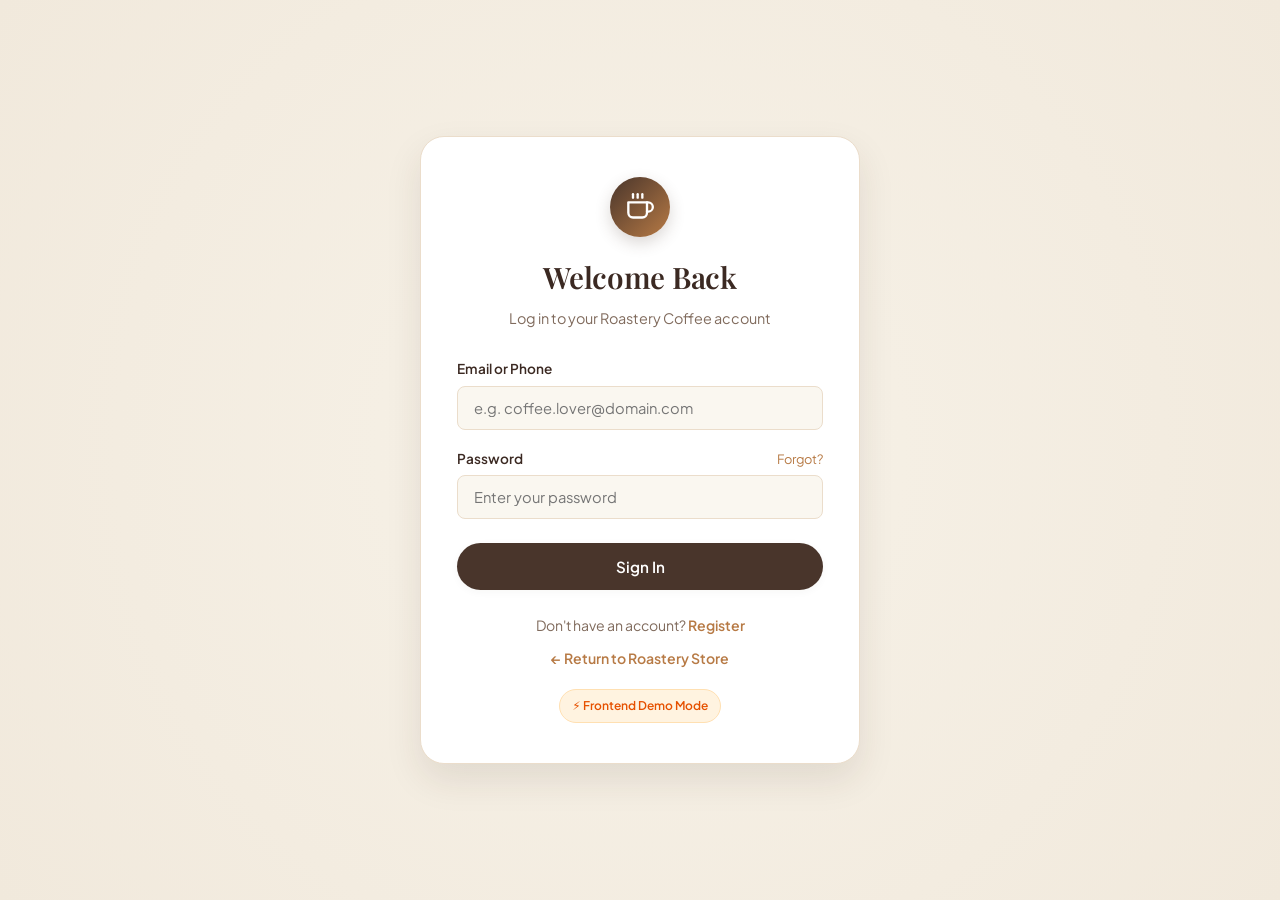
<file: LOGIN.HTML>
<!DOCTYPE html>
<html lang="en">
<head>
  <meta charset="UTF-8" />
  <meta name="viewport" content="width=device-width, initial-scale=1.0" />
  <title>Customer Login | Roastery Coffee</title>
  
  <link rel="preconnect" href="https://fonts.googleapis.com" />
  <link rel="preconnect" href="https://fonts.gstatic.com" crossorigin />
  <link href="https://fonts.googleapis.com/css2?family=Playfair+Display:wght@600;700&family=Plus+Jakarta+Sans:wght@400;500;600;700&display=swap" rel="stylesheet" />
  <link rel="stylesheet" href="css/style.css" />

  <!-- Theme Initialization -->
  <script>
    (function() {
      try {
        const savedTheme = localStorage.getItem('roastery_theme');
        if (savedTheme === 'dark') {
          document.documentElement.setAttribute('data-theme', 'dark');
        } else {
          document.documentElement.setAttribute('data-theme', 'light');
        }
      } catch (e) {
        document.documentElement.setAttribute('data-theme', 'light');
      }
    })();
  </script>

  <style>
    .auth-page {
      min-height: 100vh;
      display: flex;
      flex-direction: column;
      align-items: center;
      justify-content: center;
      padding: 40px 20px;
      background: radial-gradient(circle at center, var(--bg-cream-tint) 0%, var(--bg-secondary) 100%);
    }

    .auth-card {
      width: 100%;
      max-width: 440px;
      background-color: var(--card-bg);
      border-radius: 24px;
      padding: 40px 36px;
      border: 1px solid var(--border-light);
      box-shadow: var(--shadow-lg);
      text-align: center;
    }

    .auth-logo-badge {
      width: 60px;
      height: 60px;
      border-radius: 50%;
      background: linear-gradient(135deg, var(--btn-espresso), var(--accent-caramel));
      color: #FFFFFF;
      display: flex;
      align-items: center;
      justify-content: center;
      margin: 0 auto 16px;
      box-shadow: 0 6px 16px rgba(73, 53, 43, 0.2);
    }

    .auth-title {
      font-size: 1.85rem;
      margin-bottom: 6px;
    }

    .auth-subtitle {
      font-size: 0.9rem;
      color: var(--text-secondary);
      margin-bottom: 28px;
    }

    .auth-form {
      display: flex;
      flex-direction: column;
      gap: 18px;
      text-align: left;
    }

    .auth-footer-links {
      margin-top: 24px;
      font-size: 0.88rem;
      color: var(--text-secondary);
    }

    .auth-footer-links a {
      color: var(--accent-caramel);
      font-weight: 600;
    }

    .auth-demo-badge {
      display: inline-block;
      margin-top: 20px;
      padding: 6px 12px;
      background-color: #FFF3E0;
      color: #E65100;
      font-size: 0.75rem;
      font-weight: 600;
      border-radius: 999px;
      border: 1px solid #FFE0B2;
    }
  </style>
</head>
<body class="auth-page">

  <div class="auth-card">
    <div class="auth-logo-badge">
      <svg width="28" height="28" viewBox="0 0 24 24" fill="none" stroke="currentColor" stroke-width="2" stroke-linecap="round" stroke-linejoin="round">
        <path d="M18 8h1a4 4 0 0 1 0 8h-1"></path>
        <path d="M2 8h16v9a4 4 0 0 1-4 4H6a4 4 0 0 1-4-4V8z"></path>
        <line x1="6" y1="1" x2="6" y2="4"></line>
        <line x1="10" y1="1" x2="10" y2="4"></line>
        <line x1="14" y1="1" x2="14" y2="4"></line>
      </svg>
    </div>

    <h1 class="auth-title">Welcome Back</h1>
    <p class="auth-subtitle">Log in to your Roastery Coffee account</p>

    <form class="auth-form" id="loginForm">
      <div class="form-group">
        <label for="loginEmail" class="form-label">Email or Phone</label>
        <input type="text" class="form-control" id="loginEmail" placeholder="e.g. coffee.lover@domain.com" required />
      </div>

      <div class="form-group">
        <div style="display: flex; justify-content: space-between; align-items: baseline;">
          <label for="loginPassword" class="form-label">Password</label>
          <a href="#" style="font-size: 0.8rem; color: var(--accent-caramel);" onclick="alert('Demo: Password reset is not active.'); return false;">Forgot?</a>
        </div>
        <input type="password" class="form-control" id="loginPassword" placeholder="Enter your password" required />
      </div>

      <button type="submit" class="btn btn-primary btn-block" style="margin-top: 6px; padding: 14px;">
        Sign In
      </button>
    </form>

    <div class="auth-footer-links">
      Don't have an account? <a href="#" onclick="alert('Demo account creation is simulated.'); return false;">Register</a>
      <div style="margin-top: 10px;">
        <a href="index.html">&larr; Return to Roastery Store</a>
      </div>
    </div>

    <div class="auth-demo-badge">
      ⚡ Frontend Demo Mode
    </div>
  </div>

  <script>
    document.getElementById('loginForm').addEventListener('submit', (e) => {
      e.preventDefault();
      const email = document.getElementById('loginEmail').value.trim();
      const btn = e.target.querySelector('button[type="submit"]');
      btn.disabled = true;
      btn.textContent = 'Authenticating...';

      setTimeout(() => {
        alert(`Welcome back, ${email || 'Coffee Lover'}! (Demo login successful)`);
        window.location.href = 'index.html';
      }, 700);
    });
  </script>
</body>
</html>
</file>
<file: css/style.css>
/* ==========================================================================
   ROASTERY COFFEE - PREMIUM SPECIALTY COFFEE E-COMMERCE STYLESHEET
   Light Coffee Aesthetic • Modern Minimalist • Responsive • Luxury Typography
   ========================================================================== */

/* --- CSS Variables & Design System --- */
:root {
  /* Theme Colors */
  --bg-primary: #FAF7F0;        /* Warm Cream */
  --bg-secondary: #F1E9DC;      /* Soft Beige */
  --bg-cream-tint: #F7F2E8;     /* Subtle warm card tint */
  --text-primary: #3B2922;      /* Dark Coffee Brown */
  --text-secondary: #806B5D;    /* Muted Brown */
  --text-light: #A49182;        /* Soft Muted Brown */
  --accent-caramel: #B77A45;    /* Coffee Caramel */
  --accent-caramel-hover: #9E6333;
  --accent-caramel-soft: rgba(183, 122, 69, 0.12);
  --btn-espresso: #49352B;      /* Deep Espresso Brown */
  --btn-espresso-hover: #33231B;
  --card-bg: #FFFFFF;           /* Pure White */
  --card-bg-warm: #FFFDF9;      /* Warm Off-White */
  --border-light: #EBDDCB;      /* Soft Warm Border */
  --border-subtle: #F3ECE1;     /* Very Subtle Border */
  --gold-star: #E5A83B;
  --danger-color: #C0392B;
  --success-color: #2E7D32;
  --success-bg: #E8F5E9;

  /* Typography */
  --font-serif: 'Playfair Display', Georgia, serif;
  --font-sans: 'Plus Jakarta Sans', system-ui, -apple-system, BlinkMacSystemFont, 'Segoe UI', Roboto, sans-serif;

  /* Elevation & Shadows */
  --shadow-sm: 0 2px 8px rgba(59, 41, 34, 0.04);
  --shadow-md: 0 8px 24px rgba(59, 41, 34, 0.07);
  --shadow-lg: 0 16px 36px rgba(59, 41, 34, 0.1);
  --shadow-drawer: -8px 0 32px rgba(59, 41, 34, 0.15);
  --shadow-card-hover: 0 14px 30px rgba(59, 41, 34, 0.11);

  /* Border Radii */
  --radius-sm: 8px;
  --radius-md: 14px;
  --radius-lg: 20px;
  --radius-full: 9999px;

  /* Transitions */
  --transition-fast: 0.2s cubic-bezier(0.16, 1, 0.3, 1);
  --transition-base: 0.3s cubic-bezier(0.16, 1, 0.3, 1);
  --transition-smooth: 0.45s cubic-bezier(0.16, 1, 0.3, 1);

  /* Layout */
  --container-max: 1240px;
  --nav-height: 84px;
}

/* --- Base & Reset --- */
*, *::before, *::after {
  box-sizing: border-box;
  margin: 0;
  padding: 0;
}

html {
  scroll-behavior: smooth;
  font-size: 16px;
  -webkit-text-size-adjust: 100%;
}

body {
  font-family: var(--font-sans);
  background-color: var(--bg-primary);
  color: var(--text-primary);
  line-height: 1.6;
  overflow-x: hidden;
  -webkit-font-smoothing: antialiased;
  -moz-osx-font-smoothing: grayscale;
}

body.drawer-open,
body.modal-open {
  overflow: hidden;
}

img {
  max-width: 100%;
  height: auto;
  display: block;
}

a {
  color: inherit;
  text-decoration: none;
  transition: color var(--transition-fast);
}

button {
  font-family: inherit;
  cursor: pointer;
  border: none;
  background: none;
  transition: all var(--transition-fast);
}

ul, ol {
  list-style: none;
}

/* --- Container Utility --- */
.container {
  width: 100%;
  max-width: var(--container-max);
  margin-left: auto;
  margin-right: auto;
  padding-left: 24px;
  padding-right: 24px;
}

/* --- Typography Helpers --- */
h1, h2, h3, h4, .brand-font {
  font-family: var(--font-serif);
  font-weight: 600;
  color: var(--text-primary);
  letter-spacing: -0.01em;
}

.section-tag {
  display: inline-flex;
  align-items: center;
  gap: 8px;
  padding: 6px 14px;
  background-color: var(--accent-caramel-soft);
  color: var(--accent-caramel);
  font-size: 0.82rem;
  font-weight: 700;
  text-transform: uppercase;
  letter-spacing: 0.1em;
  border-radius: var(--radius-full);
  margin-bottom: 12px;
}

.section-header {
  text-align: center;
  max-width: 680px;
  margin: 0 auto 48px;
}

.section-title {
  font-size: 2.5rem;
  line-height: 1.25;
  margin-bottom: 14px;
}

.section-subtitle {
  color: var(--text-secondary);
  font-size: 1.05rem;
  line-height: 1.6;
}

/* --- Buttons --- */
.btn {
  display: inline-flex;
  align-items: center;
  justify-content: center;
  gap: 10px;
  padding: 13px 26px;
  font-size: 0.95rem;
  font-weight: 600;
  border-radius: var(--radius-full);
  text-align: center;
  transition: all var(--transition-base);
  box-shadow: var(--shadow-sm);
  white-space: nowrap;
}

.btn-primary {
  background-color: var(--btn-espresso);
  color: #FFFFFF;
}

.btn-primary:hover {
  background-color: var(--btn-espresso-hover);
  transform: translateY(-2px);
  box-shadow: 0 6px 16px rgba(73, 53, 43, 0.25);
  color: #FFFFFF;
}

.btn-secondary {
  background-color: var(--card-bg);
  color: var(--text-primary);
  border: 1px solid var(--border-light);
}

.btn-secondary:hover {
  background-color: var(--bg-secondary);
  color: var(--btn-espresso);
  border-color: var(--accent-caramel);
  transform: translateY(-2px);
}

.btn-caramel {
  background-color: var(--accent-caramel);
  color: #FFFFFF;
}

.btn-caramel:hover {
  background-color: var(--accent-caramel-hover);
  transform: translateY(-2px);
  box-shadow: 0 6px 16px rgba(183, 122, 69, 0.25);
}

.btn-sm {
  padding: 8px 16px;
  font-size: 0.85rem;
}

.btn-block {
  width: 100%;
}

/* --- Announcement Bar --- */
.announcement-bar {
  background-color: var(--btn-espresso);
  color: #F7EFE6;
  font-size: 0.82rem;
  font-weight: 500;
  letter-spacing: 0.03em;
  padding: 8px 16px;
  text-align: center;
}

.announcement-bar span {
  color: #E2B77B;
  font-weight: 700;
}

/* --- Header & Navigation Bar --- */
.navbar-roastery {
  position: sticky;
  top: 0;
  z-index: 1000;
  background-color: rgba(250, 247, 240, 0.94);
  backdrop-filter: blur(12px);
  -webkit-backdrop-filter: blur(12px);
  border-bottom: 1px solid rgba(235, 221, 203, 0.6);
  transition: all var(--transition-base);
}

.navbar-roastery.navbar-scrolled {
  background-color: rgba(250, 247, 240, 0.98);
  box-shadow: 0 6px 20px rgba(59, 41, 34, 0.06);
  border-bottom-color: var(--border-light);
}

.nav-container {
  display: flex;
  align-items: center;
  justify-content: space-between;
  height: var(--nav-height);
}

/* Brand Logo */
.brand-logo {
  display: flex;
  align-items: center;
  gap: 12px;
  text-decoration: none;
}

.brand-icon-wrap {
  width: 44px;
  height: 44px;
  border-radius: 50%;
  background: linear-gradient(135deg, var(--btn-espresso), var(--accent-caramel));
  display: flex;
  align-items: center;
  justify-content: center;
  color: #FFFFFF;
  box-shadow: 0 4px 10px rgba(73, 53, 43, 0.2);
}

.brand-text-wrap {
  display: flex;
  flex-direction: column;
}

.brand-title {
  font-family: var(--font-serif);
  font-size: 1.35rem;
  font-weight: 700;
  letter-spacing: 0.08em;
  color: var(--text-primary);
  line-height: 1.1;
}

.brand-subtitle {
  font-size: 0.65rem;
  text-transform: uppercase;
  letter-spacing: 0.22em;
  color: var(--accent-caramel);
  font-weight: 700;
}

/* Desktop Nav Links */
.desktop-nav-links {
  display: flex;
  align-items: center;
  gap: 32px;
}

.nav-link {
  font-size: 0.95rem;
  font-weight: 500;
  color: var(--text-primary);
  position: relative;
  padding: 8px 0;
}

.nav-link::after {
  content: '';
  position: absolute;
  bottom: 0;
  left: 0;
  width: 0;
  height: 2px;
  background-color: var(--accent-caramel);
  transition: width var(--transition-fast);
  border-radius: 2px;
}

.nav-link:hover {
  color: var(--accent-caramel);
}

.nav-link:hover::after {
  width: 100%;
}

/* Nav Icons Group */
.nav-actions {
  display: flex;
  align-items: center;
  gap: 8px;
}

.nav-icon-btn {
  position: relative;
  width: 44px;
  height: 44px;
  border-radius: 50%;
  display: flex;
  align-items: center;
  justify-content: center;
  color: var(--text-primary);
  background-color: transparent;
  transition: all var(--transition-fast);
}

.nav-icon-btn:hover {
  background-color: var(--bg-secondary);
  color: var(--accent-caramel);
}

.nav-badge-count {
  position: absolute;
  top: 4px;
  right: 4px;
  background-color: var(--accent-caramel);
  color: #FFFFFF;
  font-size: 0.7rem;
  font-weight: 700;
  min-width: 18px;
  height: 18px;
  padding: 0 4px;
  border-radius: var(--radius-full);
  display: inline-flex;
  align-items: center;
  justify-content: center;
  border: 2px solid var(--bg-primary);
  transition: transform var(--transition-fast);
}

.badge-pulse {
  animation: badgePop 0.35s cubic-bezier(0.175, 0.885, 0.32, 1.275);
}

@keyframes badgePop {
  0% { transform: scale(1); }
  50% { transform: scale(1.4); }
  100% { transform: scale(1); }
}

/* Mobile Toggle Hamburger */
.mobile-nav-toggle {
  display: none;
  flex-direction: column;
  justify-content: center;
  gap: 5px;
  width: 42px;
  height: 42px;
  padding: 8px;
  background-color: var(--bg-secondary);
  border-radius: var(--radius-sm);
  color: var(--text-primary);
}

.mobile-nav-toggle span {
  display: block;
  width: 100%;
  height: 2px;
  background-color: currentColor;
  transition: all var(--transition-base);
  border-radius: 2px;
}

.mobile-nav-toggle.is-active span:nth-child(1) {
  transform: translateY(7px) rotate(45deg);
}

.mobile-nav-toggle.is-active span:nth-child(2) {
  opacity: 0;
}

.mobile-nav-toggle.is-active span:nth-child(3) {
  transform: translateY(-7px) rotate(-45deg);
}

/* Mobile Navigation Drawer */
.mobile-nav-menu {
  position: fixed;
  top: 0;
  left: 0;
  width: 80%;
  max-width: 320px;
  height: 100vh;
  background-color: var(--card-bg);
  box-shadow: 6px 0 24px rgba(59, 41, 34, 0.15);
  z-index: 1050;
  transform: translateX(-100%);
  transition: transform var(--transition-smooth);
  display: flex;
  flex-direction: column;
  padding: 32px 24px;
}

.mobile-nav-menu.active {
  transform: translateX(0);
}

.mobile-nav-header {
  display: flex;
  align-items: center;
  justify-content: space-between;
  margin-bottom: 32px;
  padding-bottom: 16px;
  border-bottom: 1px solid var(--border-light);
}

.mobile-nav-list {
  display: flex;
  flex-direction: column;
  gap: 16px;
}

.mobile-nav-link {
  font-size: 1.15rem;
  font-weight: 600;
  color: var(--text-primary);
  display: flex;
  align-items: center;
  justify-content: space-between;
  padding: 10px 0;
  border-bottom: 1px dashed var(--border-subtle);
}

.mobile-nav-link:hover {
  color: var(--accent-caramel);
}

/* Overlay Backdrop */
.drawer-backdrop,
.modal-backdrop-custom {
  position: fixed;
  inset: 0;
  background-color: rgba(59, 41, 34, 0.45);
  backdrop-filter: blur(4px);
  -webkit-backdrop-filter: blur(4px);
  z-index: 1040;
  opacity: 0;
  visibility: hidden;
  transition: opacity var(--transition-base), visibility var(--transition-base);
}

.drawer-backdrop.active,
.modal-backdrop-custom.active {
  opacity: 1;
  visibility: visible;
}

/* --- Hero Section --- */
.hero-section {
  position: relative;
  padding: 80px 0 100px;
  background: linear-gradient(180deg, var(--bg-primary) 0%, var(--bg-secondary) 100%);
  overflow: hidden;
}

.hero-grid {
  display: grid;
  grid-template-columns: 1.1fr 0.9fr;
  align-items: center;
  gap: 60px;
}

.hero-content {
  max-width: 620px;
}

.hero-pill {
  display: inline-flex;
  align-items: center;
  gap: 8px;
  background-color: #FFFFFF;
  border: 1px solid var(--border-light);
  padding: 6px 16px;
  border-radius: var(--radius-full);
  font-size: 0.85rem;
  font-weight: 600;
  color: var(--accent-caramel);
  margin-bottom: 24px;
  box-shadow: var(--shadow-sm);
}

.hero-pill svg {
  color: var(--accent-caramel);
}

.hero-headline {
  font-size: 3.5rem;
  line-height: 1.15;
  margin-bottom: 22px;
  color: var(--text-primary);
}

.hero-headline .highlight {
  color: var(--accent-caramel);
  font-style: italic;
  font-weight: 500;
}

.hero-subtitle {
  font-size: 1.15rem;
  color: var(--text-secondary);
  line-height: 1.7;
  margin-bottom: 36px;
}

.hero-actions {
  display: flex;
  align-items: center;
  gap: 16px;
  flex-wrap: wrap;
}

.hero-stats {
  display: flex;
  align-items: center;
  gap: 32px;
  margin-top: 48px;
  padding-top: 28px;
  border-top: 1px solid var(--border-light);
}

.hero-stat-item {
  display: flex;
  flex-direction: column;
}

.hero-stat-value {
  font-family: var(--font-serif);
  font-size: 1.75rem;
  font-weight: 700;
  color: var(--text-primary);
  line-height: 1.1;
}

.hero-stat-label {
  font-size: 0.82rem;
  color: var(--text-secondary);
  margin-top: 4px;
}

/* Hero Media / Graphic */
.hero-media {
  position: relative;
  display: flex;
  align-items: center;
  justify-content: center;
}

.hero-image-frame {
  position: relative;
  width: 100%;
  max-width: 480px;
  height: 520px;
  border-radius: 28px;
  overflow: hidden;
  box-shadow: var(--shadow-lg);
  border: 8px solid #FFFFFF;
}

.hero-image-frame img {
  width: 100%;
  height: 100%;
  object-fit: cover;
  transition: transform 0.8s ease;
}

.hero-image-frame:hover img {
  transform: scale(1.04);
}

/* Floating Badges on Hero */
.floating-badge {
  position: absolute;
  background-color: rgba(255, 255, 255, 0.95);
  backdrop-filter: blur(8px);
  padding: 12px 18px;
  border-radius: var(--radius-md);
  box-shadow: var(--shadow-md);
  border: 1px solid rgba(235, 221, 203, 0.8);
  display: flex;
  align-items: center;
  gap: 12px;
  z-index: 2;
  animation: floatSlow 4s ease-in-out infinite alternate;
}

.floating-badge-top {
  top: 30px;
  left: -20px;
}

.floating-badge-bottom {
  bottom: 40px;
  right: -20px;
  animation-delay: 2s;
}

.floating-badge-icon {
  width: 38px;
  height: 38px;
  border-radius: 50%;
  background-color: var(--accent-caramel-soft);
  color: var(--accent-caramel);
  display: flex;
  align-items: center;
  justify-content: center;
}

.floating-badge-title {
  font-weight: 700;
  font-size: 0.88rem;
  color: var(--text-primary);
}

.floating-badge-sub {
  font-size: 0.75rem;
  color: var(--text-secondary);
}

@keyframes floatSlow {
  0% { transform: translateY(0); }
  100% { transform: translateY(-10px); }
}

/* --- Shopping Categories Section --- */
.categories-section {
  padding: 90px 0;
  background-color: var(--bg-primary);
}

.categories-grid {
  display: grid;
  grid-template-columns: repeat(4, 1fr);
  gap: 24px;
}

.category-card {
  position: relative;
  background-color: var(--card-bg);
  border-radius: var(--radius-lg);
  overflow: hidden;
  box-shadow: var(--shadow-sm);
  border: 1px solid var(--border-light);
  cursor: pointer;
  transition: all var(--transition-base);
  display: flex;
  flex-direction: column;
}

.category-card:hover {
  transform: translateY(-6px);
  box-shadow: var(--shadow-card-hover);
  border-color: var(--accent-caramel);
}

.category-img-wrap {
  position: relative;
  height: 200px;
  background-color: var(--bg-secondary);
  overflow: hidden;
}

.category-img-wrap img {
  width: 100%;
  height: 100%;
  object-fit: cover;
  transition: transform var(--transition-smooth);
}

.category-card:hover .category-img-wrap img {
  transform: scale(1.08);
}

.category-body {
  padding: 22px 20px;
  display: flex;
  flex-direction: column;
  flex-grow: 1;
}

.category-title {
  font-size: 1.25rem;
  margin-bottom: 8px;
}

.category-desc {
  font-size: 0.88rem;
  color: var(--text-secondary);
  line-height: 1.5;
  margin-bottom: 18px;
  flex-grow: 1;
}

.category-link {
  display: inline-flex;
  align-items: center;
  gap: 6px;
  color: var(--accent-caramel);
  font-size: 0.9rem;
  font-weight: 700;
  transition: gap var(--transition-fast);
}

.category-card:hover .category-link {
  gap: 10px;
  color: var(--accent-caramel-hover);
}

/* --- Featured Products / Shop Section --- */
.shop-section {
  padding: 90px 0;
  background-color: var(--bg-secondary);
}

/* Filter & Search Toolbar */
.shop-toolbar {
  background-color: var(--card-bg);
  border: 1px solid var(--border-light);
  border-radius: var(--radius-lg);
  padding: 20px 24px;
  margin-bottom: 36px;
  box-shadow: var(--shadow-sm);
  display: flex;
  flex-direction: column;
  gap: 20px;
}

.shop-toolbar-top {
  display: flex;
  align-items: center;
  justify-content: space-between;
  gap: 20px;
  flex-wrap: wrap;
}

/* Search Box */
.search-box-wrap {
  position: relative;
  flex: 1;
  min-width: 280px;
  max-width: 480px;
}

.search-input-icon {
  position: absolute;
  left: 16px;
  top: 50%;
  transform: translateY(-50%);
  color: var(--text-secondary);
  pointer-events: none;
}

.search-input {
  width: 100%;
  padding: 12px 42px 12px 46px;
  background-color: var(--bg-primary);
  border: 1px solid var(--border-light);
  border-radius: var(--radius-full);
  font-size: 0.92rem;
  font-family: inherit;
  color: var(--text-primary);
  transition: all var(--transition-fast);
}

.search-input:focus {
  outline: none;
  background-color: #FFFFFF;
  border-color: var(--accent-caramel);
  box-shadow: 0 0 0 3px var(--accent-caramel-soft);
}

.search-clear-btn {
  position: absolute;
  right: 14px;
  top: 50%;
  transform: translateY(-50%);
  color: var(--text-secondary);
  display: none;
  align-items: center;
  justify-content: center;
}

.search-clear-btn:hover {
  color: var(--text-primary);
}

/* Sort & Clear Group */
.sort-group {
  display: flex;
  align-items: center;
  gap: 12px;
}

.sort-label {
  font-size: 0.88rem;
  color: var(--text-secondary);
  font-weight: 500;
  white-space: nowrap;
}

.sort-select {
  padding: 10px 18px;
  background-color: var(--bg-primary);
  border: 1px solid var(--border-light);
  border-radius: var(--radius-full);
  font-size: 0.9rem;
  font-family: inherit;
  color: var(--text-primary);
  cursor: pointer;
  outline: none;
  transition: border-color var(--transition-fast);
}

.sort-select:focus {
  border-color: var(--accent-caramel);
}

/* Category Filter Pills */
.filter-pills-row {
  display: flex;
  align-items: center;
  gap: 10px;
  overflow-x: auto;
  padding-bottom: 4px;
  -webkit-overflow-scrolling: touch;
}

.filter-pills-row::-webkit-scrollbar {
  height: 4px;
}

.filter-pills-row::-webkit-scrollbar-thumb {
  background-color: var(--border-light);
  border-radius: 4px;
}

.filter-pill {
  padding: 8px 18px;
  background-color: var(--bg-primary);
  border: 1px solid var(--border-light);
  border-radius: var(--radius-full);
  font-size: 0.88rem;
  font-weight: 600;
  color: var(--text-secondary);
  cursor: pointer;
  white-space: nowrap;
  transition: all var(--transition-fast);
}

.filter-pill:hover {
  color: var(--btn-espresso);
  border-color: var(--accent-caramel);
}

.filter-pill.active {
  background-color: var(--btn-espresso);
  border-color: var(--btn-espresso);
  color: #FFFFFF;
  box-shadow: 0 4px 10px rgba(73, 53, 43, 0.2);
}

/* Toolbar Info Row */
.shop-toolbar-bottom {
  display: flex;
  align-items: center;
  justify-content: space-between;
  padding-top: 14px;
  border-top: 1px solid var(--border-subtle);
  font-size: 0.88rem;
}

.product-count-text {
  color: var(--text-secondary);
  font-weight: 500;
}

.clear-filters-link {
  color: var(--accent-caramel);
  font-weight: 600;
  display: inline-flex;
  align-items: center;
  gap: 4px;
  background: none;
}

.clear-filters-link:hover {
  text-decoration: underline;
}

/* Products Grid */
.products-grid {
  display: grid;
  grid-template-columns: repeat(auto-fill, minmax(280px, 1fr));
  gap: 28px;
}

/* Single Product Card */
.product-card {
  background-color: var(--card-bg);
  border-radius: var(--radius-lg);
  border: 1px solid var(--border-light);
  overflow: hidden;
  box-shadow: var(--shadow-sm);
  transition: all var(--transition-base);
  display: flex;
  flex-direction: column;
  position: relative;
}

.product-card:hover {
  transform: translateY(-6px);
  box-shadow: var(--shadow-card-hover);
  border-color: rgba(183, 122, 69, 0.4);
}

.product-img-wrapper {
  position: relative;
  height: 260px;
  background-color: var(--bg-primary);
  overflow: hidden;
  display: flex;
  align-items: center;
  justify-content: center;
  padding: 16px;
}

.product-img-wrapper img {
  max-width: 90%;
  max-height: 90%;
  object-fit: contain;
  transition: transform var(--transition-smooth);
}

.product-card:hover .product-img-wrapper img {
  transform: scale(1.06);
}

.product-badge {
  position: absolute;
  top: 14px;
  left: 14px;
  background: linear-gradient(135deg, var(--accent-caramel), #D4965F);
  color: #FFFFFF;
  font-size: 0.72rem;
  font-weight: 700;
  text-transform: uppercase;
  letter-spacing: 0.06em;
  padding: 4px 10px;
  border-radius: var(--radius-full);
  box-shadow: 0 2px 6px rgba(183, 122, 69, 0.3);
  z-index: 2;
}

/* Wishlist Heart Button on Card */
.wishlist-btn {
  position: absolute;
  top: 14px;
  right: 14px;
  width: 36px;
  height: 36px;
  background-color: #FFFFFF;
  border-radius: 50%;
  display: flex;
  align-items: center;
  justify-content: center;
  color: var(--text-secondary);
  box-shadow: var(--shadow-sm);
  border: 1px solid var(--border-light);
  z-index: 2;
  transition: all var(--transition-fast);
}

.wishlist-btn:hover {
  transform: scale(1.1);
  color: var(--danger-color);
}

.wishlist-btn.active {
  color: var(--danger-color);
  background-color: #FFF5F5;
  border-color: #FFCDD2;
}

.heart-icon {
  width: 18px;
  height: 18px;
  transition: all var(--transition-fast);
}

.heart-filled {
  fill: var(--danger-color);
  stroke: var(--danger-color);
}

/* Quick View Overlay Button on Hover */
.quick-view-btn {
  position: absolute;
  bottom: 12px;
  left: 50%;
  transform: translate(-50%, 20px);
  background-color: rgba(255, 255, 255, 0.95);
  backdrop-filter: blur(6px);
  color: var(--text-primary);
  border: 1px solid var(--border-light);
  padding: 8px 16px;
  border-radius: var(--radius-full);
  font-size: 0.82rem;
  font-weight: 600;
  display: inline-flex;
  align-items: center;
  gap: 6px;
  opacity: 0;
  visibility: hidden;
  transition: all var(--transition-base);
  box-shadow: var(--shadow-sm);
  z-index: 3;
}

.product-card:hover .quick-view-btn {
  transform: translate(-50%, 0);
  opacity: 1;
  visibility: visible;
}

.quick-view-btn:hover {
  background-color: var(--btn-espresso);
  color: #FFFFFF;
  border-color: var(--btn-espresso);
}

/* Product Card Details */
.product-details {
  padding: 20px;
  display: flex;
  flex-direction: column;
  flex-grow: 1;
}

.product-meta-row {
  display: flex;
  align-items: center;
  justify-content: space-between;
  margin-bottom: 8px;
}

.product-roast-pill {
  font-size: 0.75rem;
  font-weight: 600;
  color: var(--accent-caramel);
  background-color: var(--accent-caramel-soft);
  padding: 3px 8px;
  border-radius: 4px;
}

.product-rating-box {
  display: flex;
  align-items: center;
  gap: 4px;
}

.rating-stars {
  display: flex;
  align-items: center;
  gap: 1px;
}

.star-icon {
  width: 13px;
  height: 13px;
}

.star-icon.filled {
  fill: var(--gold-star);
  stroke: var(--gold-star);
}

.star-icon.empty {
  fill: #DCD4C8;
  stroke: #DCD4C8;
}

.rating-number {
  font-size: 0.8rem;
  font-weight: 700;
  color: var(--text-secondary);
  margin-left: 2px;
}

.product-title {
  font-size: 1.25rem;
  line-height: 1.3;
  margin-bottom: 6px;
  cursor: pointer;
  transition: color var(--transition-fast);
}

.product-title:hover {
  color: var(--accent-caramel);
}

.product-short-desc {
  font-size: 0.86rem;
  color: var(--text-secondary);
  line-height: 1.45;
  margin-bottom: 12px;
  display: -webkit-box;
  -webkit-line-clamp: 2;
  -webkit-box-orient: vertical;
  overflow: hidden;
}

.product-tasting-tags {
  display: flex;
  flex-wrap: wrap;
  gap: 6px;
  margin-bottom: 18px;
}

.taste-tag {
  font-size: 0.72rem;
  color: var(--text-secondary);
  background-color: var(--bg-primary);
  border: 1px solid var(--border-light);
  padding: 2px 8px;
  border-radius: var(--radius-full);
}

.product-card-footer {
  display: flex;
  align-items: center;
  justify-content: space-between;
  margin-top: auto;
  padding-top: 14px;
  border-top: 1px solid var(--border-subtle);
}

.product-price-box {
  display: flex;
  align-items: baseline;
  gap: 6px;
}

.current-price {
  font-size: 1.25rem;
  font-weight: 700;
  color: var(--text-primary);
}

.original-price {
  font-size: 0.88rem;
  color: var(--text-light);
  text-decoration: line-through;
}

.add-to-cart-btn {
  padding: 9px 16px;
  font-size: 0.86rem;
}

/* Empty State */
.products-empty-state {
  display: none;
  text-align: center;
  padding: 60px 20px;
  background-color: var(--card-bg);
  border-radius: var(--radius-lg);
  border: 1px dashed var(--border-light);
}

.empty-state-icon {
  width: 64px;
  height: 64px;
  border-radius: 50%;
  background-color: var(--bg-secondary);
  color: var(--accent-caramel);
  display: flex;
  align-items: center;
  justify-content: center;
  margin: 0 auto 18px;
}

.empty-state-title {
  font-size: 1.5rem;
  margin-bottom: 8px;
}

.empty-state-text {
  color: var(--text-secondary);
  max-width: 420px;
  margin: 0 auto 20px;
}

/* --- About Roastery Section --- */
.about-section {
  padding: 100px 0;
  background-color: var(--bg-primary);
}

.about-grid {
  display: grid;
  grid-template-columns: 0.9fr 1.1fr;
  align-items: center;
  gap: 60px;
}

.about-image-wrapper {
  position: relative;
}

.about-main-image {
  border-radius: 24px;
  overflow: hidden;
  box-shadow: var(--shadow-lg);
  border: 6px solid #FFFFFF;
}

.about-experience-badge {
  position: absolute;
  bottom: -24px;
  right: -20px;
  background: var(--btn-espresso);
  color: #FFFFFF;
  padding: 20px 24px;
  border-radius: var(--radius-md);
  box-shadow: var(--shadow-md);
  text-align: center;
}

.about-badge-number {
  font-family: var(--font-serif);
  font-size: 2.2rem;
  font-weight: 700;
  color: #E2B77B;
  line-height: 1;
}

.about-badge-text {
  font-size: 0.75rem;
  text-transform: uppercase;
  letter-spacing: 0.1em;
  margin-top: 4px;
}

.about-content {
  padding-left: 20px;
}

.about-lead {
  font-size: 1.25rem;
  font-weight: 500;
  color: var(--text-primary);
  line-height: 1.6;
  margin-bottom: 18px;
}

.about-text {
  color: var(--text-secondary);
  line-height: 1.7;
  margin-bottom: 30px;
}

.about-pillars {
  display: grid;
  grid-template-columns: repeat(3, 1fr);
  gap: 18px;
  margin-bottom: 32px;
}

.about-pillar-card {
  background-color: var(--card-bg);
  border: 1px solid var(--border-light);
  padding: 16px;
  border-radius: var(--radius-md);
  box-shadow: var(--shadow-sm);
}

.pillar-icon {
  color: var(--accent-caramel);
  margin-bottom: 8px;
}

.pillar-title {
  font-size: 0.95rem;
  font-weight: 700;
  margin-bottom: 4px;
}

.pillar-desc {
  font-size: 0.78rem;
  color: var(--text-secondary);
  line-height: 1.4;
}

/* --- Why Choose Us Section --- */
.why-us-section {
  padding: 90px 0;
  background-color: var(--bg-secondary);
}

.features-grid {
  display: grid;
  grid-template-columns: repeat(4, 1fr);
  gap: 24px;
}

.feature-card {
  background-color: var(--card-bg);
  border-radius: var(--radius-lg);
  padding: 36px 24px;
  text-align: center;
  border: 1px solid var(--border-light);
  box-shadow: var(--shadow-sm);
  transition: all var(--transition-base);
}

.feature-card:hover {
  transform: translateY(-8px);
  box-shadow: var(--shadow-card-hover);
  border-color: var(--accent-caramel);
}

.feature-icon-wrap {
  width: 68px;
  height: 68px;
  border-radius: 50%;
  background: linear-gradient(135deg, var(--bg-secondary), var(--bg-primary));
  color: var(--accent-caramel);
  display: flex;
  align-items: center;
  justify-content: center;
  margin: 0 auto 20px;
  box-shadow: inset 0 2px 4px rgba(59, 41, 34, 0.05);
  transition: all var(--transition-fast);
}

.feature-card:hover .feature-icon-wrap {
  background: var(--accent-caramel);
  color: #FFFFFF;
}

.feature-title {
  font-size: 1.2rem;
  margin-bottom: 12px;
}

.feature-desc {
  font-size: 0.88rem;
  color: var(--text-secondary);
  line-height: 1.6;
}

/* --- Promotional Banner Section --- */
.promo-banner-section {
  padding: 60px 0;
  background-color: var(--bg-primary);
}

.promo-banner {
  background: linear-gradient(135deg, var(--btn-espresso) 0%, #2A1C16 100%);
  border-radius: 28px;
  padding: 60px 50px;
  color: #FAF7F0;
  position: relative;
  overflow: hidden;
  box-shadow: var(--shadow-lg);
  display: flex;
  align-items: center;
  justify-content: space-between;
  gap: 40px;
}

.promo-banner::before {
  content: '';
  position: absolute;
  top: -50%;
  right: -10%;
  width: 400px;
  height: 400px;
  background: radial-gradient(circle, rgba(183, 122, 69, 0.25) 0%, transparent 70%);
  pointer-events: none;
}

.promo-content {
  max-width: 600px;
  position: relative;
  z-index: 2;
}

.promo-tag {
  color: #E2B77B;
  font-size: 0.82rem;
  font-weight: 700;
  text-transform: uppercase;
  letter-spacing: 0.12em;
  margin-bottom: 10px;
}

.promo-headline {
  font-size: 2.4rem;
  color: #FFFFFF;
  line-height: 1.2;
  margin-bottom: 14px;
}

.promo-subtitle {
  color: #D1C5BC;
  font-size: 1.05rem;
  line-height: 1.6;
  margin-bottom: 24px;
}

.promo-action {
  position: relative;
  z-index: 2;
  flex-shrink: 0;
}

/* --- Testimonials Section --- */
.testimonials-section {
  padding: 90px 0;
  background-color: var(--bg-primary);
}

.testimonials-grid {
  display: grid;
  grid-template-columns: repeat(3, 1fr);
  gap: 28px;
}

.testimonial-card {
  background-color: var(--card-bg-warm);
  border: 1px solid var(--border-light);
  border-radius: var(--radius-lg);
  padding: 32px 28px;
  box-shadow: var(--shadow-sm);
  display: flex;
  flex-direction: column;
  transition: all var(--transition-base);
}

.testimonial-card:hover {
  transform: translateY(-5px);
  box-shadow: var(--shadow-md);
  border-color: var(--accent-caramel);
}

.testimonial-stars {
  display: flex;
  gap: 4px;
  color: var(--gold-star);
  margin-bottom: 16px;
}

.testimonial-quote {
  font-size: 0.98rem;
  color: var(--text-primary);
  line-height: 1.6;
  font-style: italic;
  margin-bottom: 24px;
  flex-grow: 1;
}

.testimonial-author {
  display: flex;
  align-items: center;
  gap: 14px;
  padding-top: 16px;
  border-top: 1px solid var(--border-subtle);
}

.author-avatar {
  width: 44px;
  height: 44px;
  border-radius: 50%;
  background: var(--bg-secondary);
  color: var(--btn-espresso);
  font-weight: 700;
  display: flex;
  align-items: center;
  justify-content: center;
  font-size: 0.95rem;
  border: 2px solid var(--border-light);
}

.author-name {
  font-weight: 700;
  font-size: 0.95rem;
  color: var(--text-primary);
}

.author-meta {
  font-size: 0.78rem;
  color: var(--text-secondary);
}

.testimonials-disclaimer {
  text-align: center;
  font-size: 0.8rem;
  color: var(--text-light);
  margin-top: 36px;
  font-style: italic;
}

/* --- Newsletter Section --- */
.newsletter-section {
  padding: 80px 0;
  background-color: var(--bg-secondary);
}

.newsletter-box {
  background-color: var(--card-bg);
  border-radius: 28px;
  padding: 56px 40px;
  max-width: 820px;
  margin: 0 auto;
  border: 1px solid var(--border-light);
  box-shadow: var(--shadow-md);
  text-align: center;
}

.newsletter-icon-wrap {
  width: 58px;
  height: 58px;
  border-radius: 50%;
  background-color: var(--accent-caramel-soft);
  color: var(--accent-caramel);
  display: flex;
  align-items: center;
  justify-content: center;
  margin: 0 auto 16px;
}

.newsletter-title {
  font-size: 2.2rem;
  margin-bottom: 10px;
}

.newsletter-desc {
  color: var(--text-secondary);
  font-size: 1.05rem;
  max-width: 500px;
  margin: 0 auto 28px;
}

.newsletter-form {
  display: flex;
  max-width: 520px;
  margin: 0 auto;
  gap: 10px;
}

.newsletter-input {
  flex: 1;
  padding: 14px 22px;
  background-color: var(--bg-primary);
  border: 1px solid var(--border-light);
  border-radius: var(--radius-full);
  font-size: 0.95rem;
  font-family: inherit;
  color: var(--text-primary);
  outline: none;
  transition: all var(--transition-fast);
}

.newsletter-input:focus {
  background-color: #FFFFFF;
  border-color: var(--accent-caramel);
  box-shadow: 0 0 0 3px var(--accent-caramel-soft);
}

.newsletter-feedback {
  display: none;
  margin-top: 18px;
  font-size: 0.88rem;
  padding: 10px 16px;
  border-radius: var(--radius-sm);
}

.newsletter-feedback.success {
  background-color: var(--success-bg);
  color: var(--success-color);
  border: 1px solid #C8E6C9;
}

.newsletter-feedback.error {
  background-color: #FFEBEE;
  color: var(--danger-color);
  border: 1px solid #FFCDD2;
}

/* --- Contact Section --- */
.contact-section {
  padding: 90px 0;
  background-color: var(--bg-primary);
}

.contact-grid {
  display: grid;
  grid-template-columns: 0.85fr 1.15fr;
  gap: 48px;
  background-color: var(--card-bg);
  border-radius: 28px;
  padding: 48px;
  border: 1px solid var(--border-light);
  box-shadow: var(--shadow-md);
}

.contact-info-panel {
  display: flex;
  flex-direction: column;
  gap: 24px;
}

.contact-detail-card {
  display: flex;
  align-items: flex-start;
  gap: 16px;
}

.contact-detail-icon {
  width: 44px;
  height: 44px;
  border-radius: 12px;
  background-color: var(--bg-secondary);
  color: var(--accent-caramel);
  display: flex;
  align-items: center;
  justify-content: center;
  flex-shrink: 0;
}

.contact-detail-title {
  font-size: 0.95rem;
  font-weight: 700;
  margin-bottom: 2px;
}

.contact-detail-text {
  font-size: 0.88rem;
  color: var(--text-secondary);
  line-height: 1.5;
}

/* Contact Form */
.contact-form {
  display: flex;
  flex-direction: column;
  gap: 16px;
}

.form-row {
  display: grid;
  grid-template-columns: 1fr 1fr;
  gap: 16px;
}

.form-group {
  display: flex;
  flex-direction: column;
  gap: 6px;
}

.form-label {
  font-size: 0.85rem;
  font-weight: 600;
  color: var(--text-primary);
}

.form-control {
  width: 100%;
  padding: 12px 16px;
  background-color: var(--bg-primary);
  border: 1px solid var(--border-light);
  border-radius: var(--radius-sm);
  font-size: 0.92rem;
  font-family: inherit;
  color: var(--text-primary);
  outline: none;
  transition: all var(--transition-fast);
}

.form-control:focus {
  background-color: #FFFFFF;
  border-color: var(--accent-caramel);
  box-shadow: 0 0 0 3px var(--accent-caramel-soft);
}

.form-control.is-invalid {
  border-color: var(--danger-color);
  background-color: #FFF9F9;
}

.form-error-msg {
  display: none;
  font-size: 0.78rem;
  color: var(--danger-color);
  margin-top: 2px;
}

textarea.form-control {
  resize: vertical;
  min-height: 120px;
}

.contact-success-alert {
  display: none;
  padding: 12px 16px;
  background-color: var(--success-bg);
  color: var(--success-color);
  border: 1px solid #C8E6C9;
  border-radius: var(--radius-sm);
  font-size: 0.9rem;
}

/* --- Multi-Column Footer --- */
.site-footer {
  background-color: #2E201A;
  color: #FAF7F0;
  padding: 80px 0 30px;
  border-top: 1px solid rgba(235, 221, 203, 0.1);
}

.footer-grid {
  display: grid;
  grid-template-columns: 1.3fr 0.9fr 0.9fr 1.1fr;
  gap: 48px;
  margin-bottom: 60px;
}

.footer-brand-title {
  font-family: var(--font-serif);
  font-size: 1.5rem;
  letter-spacing: 0.08em;
  color: #FFFFFF;
  margin-bottom: 12px;
}

.footer-brand-desc {
  font-size: 0.9rem;
  color: #C3B4A9;
  line-height: 1.6;
  margin-bottom: 24px;
}

.footer-socials {
  display: flex;
  gap: 12px;
}

.footer-social-link {
  width: 38px;
  height: 38px;
  border-radius: 50%;
  background-color: rgba(255, 255, 255, 0.08);
  color: #FAF7F0;
  display: flex;
  align-items: center;
  justify-content: center;
  transition: all var(--transition-fast);
}

.footer-social-link:hover {
  background-color: var(--accent-caramel);
  color: #FFFFFF;
  transform: translateY(-2px);
}

.footer-col-title {
  font-size: 1.05rem;
  font-weight: 700;
  color: #FFFFFF;
  margin-bottom: 20px;
  letter-spacing: 0.04em;
}

.footer-links-list {
  display: flex;
  flex-direction: column;
  gap: 12px;
}

.footer-link {
  font-size: 0.88rem;
  color: #C3B4A9;
  transition: color var(--transition-fast);
}

.footer-link:hover {
  color: #E2B77B;
  padding-left: 4px;
}

.footer-contact-item {
  display: flex;
  align-items: flex-start;
  gap: 12px;
  margin-bottom: 14px;
  font-size: 0.88rem;
  color: #C3B4A9;
}

.footer-contact-item svg {
  color: var(--accent-caramel);
  flex-shrink: 0;
  margin-top: 3px;
}

.footer-bottom {
  display: flex;
  align-items: center;
  justify-content: space-between;
  padding-top: 28px;
  border-top: 1px solid rgba(255, 255, 255, 0.08);
  font-size: 0.82rem;
  color: #9C897E;
  flex-wrap: wrap;
  gap: 14px;
}

.footer-disclaimer-note {
  font-size: 0.78rem;
  color: #A49182;
}

/* ==========================================================================
   DRAWERS: CART DRAWER & WISHLIST DRAWER
   ========================================================================== */
.side-drawer {
  position: fixed;
  top: 0;
  right: 0;
  width: 100%;
  max-width: 440px;
  height: 100vh;
  background-color: var(--card-bg);
  box-shadow: var(--shadow-drawer);
  z-index: 1050;
  transform: translateX(100%);
  transition: transform var(--transition-smooth);
  display: flex;
  flex-direction: column;
}

.side-drawer.active {
  transform: translateX(0);
}

.drawer-header {
  display: flex;
  align-items: center;
  justify-content: space-between;
  padding: 22px 24px;
  border-bottom: 1px solid var(--border-light);
  background-color: var(--bg-primary);
}

.drawer-title-group {
  display: flex;
  align-items: center;
  gap: 10px;
}

.drawer-title {
  font-size: 1.35rem;
  font-weight: 700;
}

.drawer-count {
  font-size: 0.95rem;
  color: var(--accent-caramel);
  font-weight: 700;
}

.drawer-close-btn {
  width: 36px;
  height: 36px;
  border-radius: 50%;
  background-color: #FFFFFF;
  border: 1px solid var(--border-light);
  color: var(--text-secondary);
  display: flex;
  align-items: center;
  justify-content: center;
  font-size: 1.2rem;
  transition: all var(--transition-fast);
}

.drawer-close-btn:hover {
  background-color: var(--bg-secondary);
  color: var(--text-primary);
  transform: rotate(90deg);
}

/* Free Shipping Progress bar in Cart */
.free-shipping-tracker {
  padding: 12px 24px;
  background-color: #FFFDF9;
  border-bottom: 1px solid var(--border-subtle);
}

.free-shipping-text {
  font-size: 0.8rem;
  color: var(--text-primary);
  margin-bottom: 6px;
}

.free-shipping-text strong {
  color: var(--accent-caramel);
}

.free-shipping-track {
  width: 100%;
  height: 6px;
  background-color: var(--bg-secondary);
  border-radius: var(--radius-full);
  overflow: hidden;
}

.free-shipping-bar {
  height: 100%;
  width: 0%;
  background: linear-gradient(90deg, var(--accent-caramel), #66BB6A);
  transition: width var(--transition-base);
  border-radius: var(--radius-full);
}

.free-shipping-bar.unlocked {
  background: #4CAF50;
}

/* Drawer Items List */
.drawer-body {
  flex: 1;
  overflow-y: auto;
  padding: 20px 24px;
  display: flex;
  flex-direction: column;
  gap: 16px;
}

/* Single Cart Item Card in Drawer */
.cart-item-card,
.wishlist-item-card {
  display: flex;
  gap: 16px;
  padding: 14px;
  border: 1px solid var(--border-light);
  border-radius: var(--radius-md);
  background-color: var(--card-bg-warm);
  transition: all var(--transition-fast);
}

.cart-item-card:hover,
.wishlist-item-card:hover {
  border-color: var(--accent-caramel);
  box-shadow: var(--shadow-sm);
}

.cart-item-img-wrap,
.wishlist-item-img-wrap {
  width: 70px;
  height: 70px;
  background-color: #FFFFFF;
  border-radius: var(--radius-sm);
  border: 1px solid var(--border-subtle);
  overflow: hidden;
  flex-shrink: 0;
  display: flex;
  align-items: center;
  justify-content: center;
  padding: 4px;
}

.cart-item-img-wrap img,
.wishlist-item-img-wrap img {
  max-width: 100%;
  max-height: 100%;
  object-fit: contain;
}

.cart-item-info,
.wishlist-item-info {
  flex: 1;
  display: flex;
  flex-direction: column;
}

.cart-item-header,
.wishlist-item-header {
  display: flex;
  align-items: flex-start;
  justify-content: space-between;
  gap: 8px;
}

.cart-item-title,
.wishlist-item-title {
  font-size: 0.95rem;
  font-weight: 700;
  line-height: 1.25;
}

.cart-item-remove-btn,
.wishlist-item-remove-btn {
  color: var(--text-light);
  background: none;
  padding: 2px;
}

.cart-item-remove-btn:hover,
.wishlist-item-remove-btn:hover {
  color: var(--danger-color);
}

.cart-item-variant {
  font-size: 0.75rem;
  color: var(--text-secondary);
  margin-top: 2px;
}

.wishlist-item-roast {
  font-size: 0.78rem;
  color: var(--accent-caramel);
  font-weight: 600;
  margin-top: 2px;
}

.cart-item-price-row {
  display: flex;
  align-items: baseline;
  justify-content: space-between;
  margin-top: 8px;
}

.cart-item-unit-price {
  font-size: 0.78rem;
  color: var(--text-secondary);
}

.cart-item-line-total {
  font-weight: 700;
  font-size: 0.95rem;
  color: var(--text-primary);
}

.wishlist-item-price {
  font-weight: 700;
  font-size: 0.95rem;
  color: var(--text-primary);
  margin-top: 6px;
}

.wishlist-item-orig-price {
  font-size: 0.8rem;
  color: var(--text-light);
  text-decoration: line-through;
  margin-left: 6px;
}

.cart-item-controls {
  margin-top: 10px;
}

.quantity-stepper {
  display: inline-flex;
  align-items: center;
  border: 1px solid var(--border-light);
  background-color: #FFFFFF;
  border-radius: var(--radius-full);
  overflow: hidden;
}

.qty-btn {
  width: 28px;
  height: 28px;
  display: flex;
  align-items: center;
  justify-content: center;
  color: var(--text-primary);
}

.qty-btn:hover {
  background-color: var(--bg-secondary);
}

.qty-display {
  min-width: 28px;
  text-align: center;
  font-size: 0.85rem;
  font-weight: 700;
}

.wishlist-item-actions {
  margin-top: 12px;
}

/* Empty State in Drawer */
.drawer-empty-state {
  display: none;
  flex-direction: column;
  align-items: center;
  justify-content: center;
  text-align: center;
  padding: 60px 20px;
  height: 100%;
}

.drawer-empty-icon {
  width: 72px;
  height: 72px;
  border-radius: 50%;
  background-color: var(--bg-secondary);
  color: var(--accent-caramel);
  display: flex;
  align-items: center;
  justify-content: center;
  margin-bottom: 18px;
}

.drawer-empty-title {
  font-size: 1.3rem;
  margin-bottom: 6px;
}

.drawer-empty-desc {
  font-size: 0.88rem;
  color: var(--text-secondary);
  max-width: 280px;
  margin-bottom: 24px;
}

/* Drawer Footer */
.drawer-footer {
  padding: 20px 24px;
  border-top: 1px solid var(--border-light);
  background-color: var(--bg-primary);
}

.drawer-summary-row {
  display: flex;
  align-items: center;
  justify-content: space-between;
  margin-bottom: 8px;
  font-size: 0.92rem;
  color: var(--text-secondary);
}

.drawer-summary-row.total-row {
  margin-top: 12px;
  padding-top: 12px;
  border-top: 1px dashed var(--border-light);
  font-size: 1.15rem;
  font-weight: 700;
  color: var(--text-primary);
}

.free-shipping-tag {
  color: #2E7D32;
  font-weight: 700;
}

.drawer-action-btn {
  margin-top: 16px;
}

/* ==========================================================================
   MODALS: QUICK VIEW MODAL & CHECKOUT MODAL
   ========================================================================== */
.modal-overlay {
  position: fixed;
  inset: 0;
  z-index: 1060;
  display: flex;
  align-items: center;
  justify-content: center;
  padding: 20px;
  opacity: 0;
  visibility: hidden;
  transition: opacity var(--transition-base), visibility var(--transition-base);
  pointer-events: none;
}

.modal-overlay.active {
  opacity: 1;
  visibility: visible;
  pointer-events: auto;
}

.modal-box {
  background-color: var(--card-bg);
  border-radius: 24px;
  box-shadow: 0 24px 60px rgba(59, 41, 34, 0.2);
  width: 100%;
  max-width: 860px;
  max-height: 90vh;
  overflow-y: auto;
  position: relative;
  border: 1px solid var(--border-light);
  transform: translateY(20px) scale(0.97);
  transition: transform var(--transition-smooth);
}

.modal-overlay.active .modal-box {
  transform: translateY(0) scale(1);
}

.modal-close-btn {
  position: absolute;
  top: 18px;
  right: 18px;
  width: 38px;
  height: 38px;
  border-radius: 50%;
  background-color: var(--bg-primary);
  border: 1px solid var(--border-light);
  color: var(--text-secondary);
  display: flex;
  align-items: center;
  justify-content: center;
  font-size: 1.2rem;
  z-index: 10;
}

.modal-close-btn:hover {
  background-color: var(--btn-espresso);
  color: #FFFFFF;
}

/* Quick View Layout */
.quick-view-grid {
  display: grid;
  grid-template-columns: 1fr 1.15fr;
  gap: 36px;
  padding: 36px;
}

.quick-view-media {
  background-color: var(--bg-primary);
  border-radius: var(--radius-lg);
  border: 1px solid var(--border-light);
  display: flex;
  align-items: center;
  justify-content: center;
  padding: 24px;
  min-height: 360px;
}

.quick-view-media img {
  max-width: 90%;
  max-height: 340px;
  object-fit: contain;
}

.quick-view-info {
  display: flex;
  flex-direction: column;
}

.qv-badge {
  display: inline-block;
  background-color: var(--accent-caramel-soft);
  color: var(--accent-caramel);
  font-size: 0.75rem;
  font-weight: 700;
  text-transform: uppercase;
  letter-spacing: 0.08em;
  padding: 4px 10px;
  border-radius: var(--radius-full);
  margin-bottom: 8px;
  width: fit-content;
}

.qv-title {
  font-size: 2rem;
  line-height: 1.2;
  margin-bottom: 10px;
}

.qv-rating-row {
  display: flex;
  align-items: center;
  gap: 8px;
  margin-bottom: 14px;
}

.qv-price-row {
  display: flex;
  align-items: baseline;
  gap: 10px;
  margin-bottom: 18px;
  padding-bottom: 16px;
  border-bottom: 1px solid var(--border-light);
}

.qv-current-price {
  font-size: 1.8rem;
  font-weight: 700;
  color: var(--text-primary);
}

.qv-original-price {
  font-size: 1.05rem;
  color: var(--text-light);
  text-decoration: line-through;
}

.qv-roast-meter-box {
  display: flex;
  align-items: center;
  gap: 12px;
  margin-bottom: 14px;
}

.qv-roast-label {
  font-size: 0.88rem;
  font-weight: 600;
  color: var(--text-primary);
}

.roast-dots {
  display: flex;
  gap: 5px;
}

.roast-dot {
  width: 10px;
  height: 10px;
  border-radius: 50%;
  background-color: var(--border-light);
}

.roast-dot.filled {
  background-color: var(--btn-espresso);
}

.qv-tasting-notes {
  display: flex;
  flex-wrap: wrap;
  gap: 6px;
  margin-bottom: 16px;
}

.tasting-pill {
  font-size: 0.78rem;
  background-color: var(--bg-secondary);
  color: var(--text-primary);
  padding: 4px 10px;
  border-radius: var(--radius-full);
}

.qv-desc {
  font-size: 0.92rem;
  color: var(--text-secondary);
  line-height: 1.6;
  margin-bottom: 20px;
}

.qv-attributes {
  display: grid;
  grid-template-columns: 1fr 1fr;
  gap: 10px;
  padding: 12px 16px;
  background-color: var(--bg-primary);
  border-radius: var(--radius-sm);
  margin-bottom: 22px;
  font-size: 0.82rem;
}

.qv-attr-item strong {
  color: var(--text-primary);
}

.qv-attr-item span {
  color: var(--text-secondary);
}

.qv-grind-row {
  display: flex;
  align-items: center;
  gap: 12px;
  margin-bottom: 20px;
}

.qv-grind-select {
  flex: 1;
  padding: 10px 14px;
  background-color: var(--bg-primary);
  border: 1px solid var(--border-light);
  border-radius: var(--radius-sm);
  font-size: 0.9rem;
  font-family: inherit;
  color: var(--text-primary);
  outline: none;
}

.qv-actions-row {
  display: flex;
  align-items: center;
  gap: 14px;
  margin-top: auto;
}

/* ==========================================================================
   CHECKOUT MODAL (FRONTEND DEMO)
   ========================================================================== */
.checkout-modal-box {
  max-width: 920px;
  padding: 0;
  overflow: hidden;
}

.checkout-header {
  padding: 22px 32px;
  background-color: var(--bg-primary);
  border-bottom: 1px solid var(--border-light);
  display: flex;
  align-items: center;
  justify-content: space-between;
}

.checkout-header-title {
  font-size: 1.4rem;
  display: flex;
  align-items: center;
  gap: 10px;
}

.demo-chip {
  background-color: #FFF3E0;
  color: #E65100;
  font-size: 0.72rem;
  font-weight: 700;
  padding: 3px 10px;
  border-radius: var(--radius-full);
  border: 1px solid #FFE0B2;
}

.checkout-notice-bar {
  background-color: #FFF8E1;
  border-bottom: 1px solid #FFE082;
  padding: 10px 32px;
  font-size: 0.82rem;
  color: #795548;
  display: flex;
  align-items: center;
  gap: 8px;
}

.checkout-content-grid {
  display: grid;
  grid-template-columns: 1.25fr 0.95fr;
  padding: 32px;
  gap: 36px;
}

.checkout-form-col {
  display: flex;
  flex-direction: column;
  gap: 18px;
}

.checkout-section-heading {
  font-size: 1.1rem;
  font-weight: 700;
  color: var(--text-primary);
  padding-bottom: 8px;
  border-bottom: 1px solid var(--border-light);
  margin-bottom: 6px;
}

.payment-methods-grid {
  display: grid;
  grid-template-columns: repeat(3, 1fr);
  gap: 10px;
}

.payment-option-label {
  display: flex;
  flex-direction: column;
  align-items: center;
  justify-content: center;
  text-align: center;
  padding: 12px 8px;
  border: 1px solid var(--border-light);
  border-radius: var(--radius-md);
  background-color: var(--bg-primary);
  cursor: pointer;
  font-size: 0.82rem;
  font-weight: 600;
  gap: 6px;
  transition: all var(--transition-fast);
}

.payment-option-label input[type="radio"] {
  display: none;
}

.payment-option-label:hover {
  border-color: var(--accent-caramel);
}

.payment-option-label:has(input:checked) {
  background-color: #FFFDF9;
  border-color: var(--accent-caramel);
  box-shadow: 0 0 0 2px var(--accent-caramel);
  color: var(--btn-espresso);
}

/* Order Summary Column in Checkout */
.checkout-summary-col {
  background-color: var(--bg-primary);
  border: 1px solid var(--border-light);
  border-radius: var(--radius-lg);
  padding: 24px;
  display: flex;
  flex-direction: column;
  height: fit-content;
}

.checkout-items-list {
  max-height: 240px;
  overflow-y: auto;
  display: flex;
  flex-direction: column;
  gap: 12px;
  padding-right: 4px;
  margin: 16px 0;
}

.checkout-item-row {
  display: flex;
  align-items: center;
  gap: 12px;
  padding-bottom: 10px;
  border-bottom: 1px dashed var(--border-subtle);
}

.checkout-item-thumb {
  position: relative;
  width: 50px;
  height: 50px;
  background-color: #FFFFFF;
  border-radius: var(--radius-sm);
  border: 1px solid var(--border-light);
  overflow: hidden;
  display: flex;
  align-items: center;
  justify-content: center;
  flex-shrink: 0;
}

.checkout-item-thumb img {
  max-width: 100%;
  max-height: 100%;
  object-fit: contain;
}

.checkout-item-qty-badge {
  position: absolute;
  top: -4px;
  right: -4px;
  background-color: var(--btn-espresso);
  color: #FFFFFF;
  font-size: 0.65rem;
  font-weight: 700;
  width: 18px;
  height: 18px;
  border-radius: 50%;
  display: flex;
  align-items: center;
  justify-content: center;
}

.checkout-item-details {
  flex: 1;
}

.checkout-item-name {
  font-size: 0.88rem;
  font-weight: 700;
  color: var(--text-primary);
  line-height: 1.2;
}

.checkout-item-sub {
  font-size: 0.75rem;
  color: var(--text-secondary);
}

.checkout-item-price {
  font-weight: 700;
  font-size: 0.92rem;
}

/* Order Confirmation Screen */
.checkout-success-view {
  display: none;
  padding: 48px 36px;
  text-align: center;
}

.success-check-icon {
  width: 80px;
  height: 80px;
  border-radius: 50%;
  background-color: var(--success-bg);
  color: var(--success-color);
  display: flex;
  align-items: center;
  justify-content: center;
  margin: 0 auto 20px;
  box-shadow: 0 0 0 10px rgba(46, 125, 50, 0.1);
}

.confirmation-title {
  font-size: 2.2rem;
  margin-bottom: 10px;
}

.confirmation-order-id-box {
  display: inline-flex;
  align-items: center;
  gap: 8px;
  background-color: var(--bg-secondary);
  border: 1px solid var(--border-light);
  padding: 8px 18px;
  border-radius: var(--radius-full);
  margin-bottom: 24px;
  font-size: 0.95rem;
}

.confirmation-order-id-box strong {
  color: var(--accent-caramel);
}

.confirmation-card {
  max-width: 520px;
  margin: 0 auto 28px;
  background-color: var(--bg-primary);
  border: 1px solid var(--border-light);
  border-radius: var(--radius-md);
  padding: 24px;
  text-align: left;
}

.confirm-row {
  display: flex;
  justify-content: space-between;
  margin-bottom: 10px;
  font-size: 0.9rem;
}

.confirm-row:last-child {
  margin-bottom: 0;
  padding-top: 10px;
  border-top: 1px dashed var(--border-light);
  font-weight: 700;
  font-size: 1.05rem;
}

.confirm-label {
  color: var(--text-secondary);
}

.confirm-val {
  color: var(--text-primary);
  font-weight: 600;
  text-align: right;
  max-width: 60%;
}

.confirmation-disclaimer {
  font-size: 0.8rem;
  color: var(--text-light);
  max-width: 500px;
  margin: 0 auto 24px;
}

/* ==========================================================================
   TOAST NOTIFICATION SYSTEM
   ========================================================================== */
.toast-container {
  position: fixed;
  bottom: 28px;
  right: 28px;
  z-index: 1100;
  display: flex;
  flex-direction: column;
  gap: 12px;
  pointer-events: none;
}

.roastery-toast {
  background-color: var(--btn-espresso);
  color: #FFFFFF;
  border-radius: var(--radius-md);
  padding: 14px 20px;
  box-shadow: 0 10px 30px rgba(59, 41, 34, 0.25);
  display: flex;
  align-items: center;
  justify-content: space-between;
  gap: 16px;
  min-width: 300px;
  max-width: 420px;
  font-size: 0.9rem;
  pointer-events: auto;
  opacity: 0;
  transform: translateY(20px) scale(0.95);
  transition: all 0.3s cubic-bezier(0.16, 1, 0.3, 1);
  border-left: 4px solid var(--accent-caramel);
}

.roastery-toast.show {
  opacity: 1;
  transform: translateY(0) scale(1);
}

.roastery-toast.hide {
  opacity: 0;
  transform: translateY(10px) scale(0.95);
}

.toast-content {
  display: flex;
  align-items: center;
  gap: 10px;
}

.toast-icon {
  width: 20px;
  height: 20px;
  color: #E2B77B;
  flex-shrink: 0;
}

.toast-close-btn {
  color: #C3B4A9;
  font-size: 1.3rem;
  background: none;
}

.toast-close-btn:hover {
  color: #FFFFFF;
}

/* ==========================================================================
   BACK TO TOP BUTTON
   ========================================================================== */
.back-to-top-btn {
  position: fixed;
  bottom: 28px;
  left: 28px;
  width: 46px;
  height: 46px;
  border-radius: 50%;
  background-color: var(--card-bg);
  color: var(--text-primary);
  box-shadow: var(--shadow-md);
  border: 1px solid var(--border-light);
  display: flex;
  align-items: center;
  justify-content: center;
  z-index: 990;
  opacity: 0;
  visibility: hidden;
  transform: translateY(10px);
  transition: all var(--transition-fast);
}

.back-to-top-btn.visible {
  opacity: 1;
  visibility: visible;
  transform: translateY(0);
}

.back-to-top-btn:hover {
  background-color: var(--btn-espresso);
  color: #FFFFFF;
  transform: translateY(-3px);
  box-shadow: var(--shadow-lg);
}

/* ==========================================================================
   RESPONSIVE MEDIA QUERIES
   ========================================================================== */
@media (max-width: 1024px) {
  .hero-headline {
    font-size: 2.8rem;
  }

  .categories-grid {
    grid-template-columns: repeat(2, 1fr);
  }

  .features-grid {
    grid-template-columns: repeat(2, 1fr);
  }

  .about-grid {
    grid-template-columns: 1fr;
    gap: 40px;
  }

  .about-content {
    padding-left: 0;
  }

  .about-pillars {
    grid-template-columns: 1fr;
  }

  .footer-grid {
    grid-template-columns: 1fr 1fr;
    gap: 36px;
  }

  .checkout-content-grid {
    grid-template-columns: 1fr;
    gap: 28px;
  }
}

@media (max-width: 868px) {
  .desktop-nav-links {
    display: none;
  }

  .mobile-nav-toggle {
    display: flex;
  }

  .hero-grid {
    grid-template-columns: 1fr;
    gap: 48px;
    text-align: center;
  }

  .hero-content {
    margin: 0 auto;
  }

  .hero-actions {
    justify-content: center;
  }

  .hero-stats {
    justify-content: center;
  }

  .floating-badge {
    display: none; /* Hide floating badges on smaller screens for cleaner view */
  }

  .promo-banner {
    flex-direction: column;
    text-align: center;
    padding: 40px 24px;
  }

  .testimonials-grid {
    grid-template-columns: 1fr;
  }

  .contact-grid {
    grid-template-columns: 1fr;
    padding: 28px;
  }

  .quick-view-grid {
    grid-template-columns: 1fr;
    padding: 24px;
  }

  .quick-view-media {
    min-height: 240px;
  }
}

@media (max-width: 576px) {
  .section-title {
    font-size: 2rem;
  }

  .hero-headline {
    font-size: 2.2rem;
  }

  .categories-grid {
    grid-template-columns: 1fr;
  }

  .features-grid {
    grid-template-columns: 1fr;
  }

  .products-grid {
    grid-template-columns: 1fr;
  }

  .footer-grid {
    grid-template-columns: 1fr;
  }

  .form-row {
    grid-template-columns: 1fr;
  }

  .newsletter-form {
    flex-direction: column;
  }

  .side-drawer {
    max-width: 100%;
  }

  .payment-methods-grid {
    grid-template-columns: 1fr;
  }

  .hero-image-frame {
    height: 380px;
  }
}


/* ==========================================================================
   SMOOTH THEME TRANSITION
   ========================================================================== */
html.theme-transitioning,
html.theme-transitioning *,
html.theme-transitioning *::before,
html.theme-transitioning *::after {
  transition: background-color 0.35s ease,
              color 0.35s ease,
              border-color 0.35s ease,
              box-shadow 0.35s ease,
              fill 0.35s ease,
              stroke 0.35s ease !important;
  transition-delay: 0s !important;
}

/* ==========================================================================
   THEME TOGGLE BUTTON STYLING (NAVBAR)
   ========================================================================== */
.theme-toggle-btn {
  position: relative;
  display: flex;
  align-items: center;
  justify-content: center;
}

.theme-toggle-btn .sun-icon {
  display: none;
  color: var(--accent-caramel);
}

.theme-toggle-btn .moon-icon {
  display: block;
  color: var(--text-primary);
}

.theme-toggle-btn:hover svg {
  transform: rotate(25deg) scale(1.1);
  color: var(--accent-caramel);
}

[data-theme="dark"] .theme-toggle-btn .sun-icon {
  display: block;
  color: #E5A83B;
}

[data-theme="dark"] .theme-toggle-btn .moon-icon {
  display: none;
}

.mobile-theme-row {
  display: flex;
  align-items: center;
  justify-content: space-between;
  padding: 14px 0;
  margin-top: 8px;
  border-top: 1px dashed var(--border-subtle);
}

.mobile-theme-label {
  font-size: 0.95rem;
  font-weight: 600;
  color: var(--text-primary);
}

/* ==========================================================================
   PREMIUM COFFEE DARK THEME
   Palette:
   - Main Background: #171310
   - Secondary Background: #211B17
   - Product Cards: #2B231D
   - Primary Text: #F7F1E8
   - Secondary Text: #C5B8AA
   - Accent: #C99562
   - Buttons: #B77A45
   - Borders: #42352B
   ========================================================================== */
[data-theme="dark"] {
  --bg-primary: #171310;
  --bg-secondary: #211B17;
  --bg-cream-tint: #241D18;
  --text-primary: #F7F1E8;
  --text-secondary: #C5B8AA;
  --text-light: #8E7E73;
  --accent-caramel: #C99562;
  --accent-caramel-hover: #DBA774;
  --accent-caramel-soft: rgba(201, 149, 98, 0.16);
  --btn-espresso: #B77A45;
  --btn-espresso-hover: #A36936;
  --card-bg: #2B231D;
  --card-bg-warm: #241D18;
  --border-light: #42352B;
  --border-subtle: #332820;

  /* Elevation Shadows for Dark Mode */
  --shadow-sm: 0 2px 8px rgba(0, 0, 0, 0.35);
  --shadow-md: 0 8px 24px rgba(0, 0, 0, 0.45);
  --shadow-lg: 0 16px 36px rgba(0, 0, 0, 0.6);
  --shadow-drawer: -8px 0 32px rgba(0, 0, 0, 0.65);
  --shadow-card-hover: 0 14px 30px rgba(0, 0, 0, 0.55);
}

/* Navbar in Dark Mode */
[data-theme="dark"] .navbar-roastery {
  background-color: rgba(23, 19, 16, 0.94);
  border-bottom: 1px solid rgba(66, 53, 43, 0.7);
}

[data-theme="dark"] .navbar-roastery.navbar-scrolled {
  background-color: rgba(23, 19, 16, 0.98);
  box-shadow: 0 6px 20px rgba(0, 0, 0, 0.5);
  border-bottom-color: var(--border-light);
}

[data-theme="dark"] .announcement-bar {
  background-color: #120E0C;
  color: #C5B8AA;
  border-bottom: 1px solid var(--border-subtle);
}

[data-theme="dark"] .announcement-bar span {
  color: var(--accent-caramel);
}

[data-theme="dark"] .nav-badge-count {
  border-color: #171310;
}

/* Hero Section in Dark Mode */
[data-theme="dark"] .hero-section {
  background: linear-gradient(180deg, var(--bg-primary) 0%, var(--bg-secondary) 100%);
}

[data-theme="dark"] .hero-pill {
  background-color: var(--card-bg);
  border-color: var(--border-light);
  color: var(--accent-caramel);
  box-shadow: var(--shadow-sm);
}

[data-theme="dark"] .hero-image-frame {
  border-color: var(--card-bg);
  box-shadow: var(--shadow-lg);
}

[data-theme="dark"] .floating-badge {
  background-color: rgba(43, 35, 29, 0.95);
  border-color: var(--border-light);
  box-shadow: var(--shadow-md);
}

[data-theme="dark"] .floating-badge-title {
  color: var(--text-primary);
}

[data-theme="dark"] .floating-badge-sub {
  color: var(--text-secondary);
}

/* Categories Section in Dark Mode */
[data-theme="dark"] .category-card {
  background-color: var(--card-bg);
  border-color: var(--border-light);
}

[data-theme="dark"] .category-card:hover {
  border-color: var(--accent-caramel);
  box-shadow: var(--shadow-card-hover);
}

[data-theme="dark"] .category-img-wrap {
  background-color: #1F1915;
}

/* Products / Shop Section in Dark Mode */
[data-theme="dark"] .shop-section {
  background-color: var(--bg-secondary);
}

[data-theme="dark"] .shop-toolbar {
  background-color: var(--card-bg);
  border-color: var(--border-light);
}

[data-theme="dark"] .search-input {
  background-color: var(--bg-primary);
  border-color: var(--border-light);
  color: var(--text-primary);
}

[data-theme="dark"] .search-input:focus {
  background-color: #1F1915;
  border-color: var(--accent-caramel);
}

[data-theme="dark"] .sort-select {
  background-color: var(--bg-primary);
  border-color: var(--border-light);
  color: var(--text-primary);
}

[data-theme="dark"] .sort-select option {
  background-color: #211B17;
  color: #F7F1E8;
}

[data-theme="dark"] .filter-pill {
  background-color: var(--bg-primary);
  border-color: var(--border-light);
  color: var(--text-secondary);
}

[data-theme="dark"] .filter-pill:hover {
  color: var(--text-primary);
  border-color: var(--accent-caramel);
}

[data-theme="dark"] .filter-pill.active {
  background-color: var(--accent-caramel);
  border-color: var(--accent-caramel);
  color: #171310;
  box-shadow: 0 4px 10px rgba(201, 149, 98, 0.3);
}

[data-theme="dark"] .product-card {
  background-color: var(--card-bg);
  border-color: var(--border-light);
}

[data-theme="dark"] .product-card:hover {
  border-color: var(--accent-caramel);
  box-shadow: var(--shadow-card-hover);
}

[data-theme="dark"] .product-img-wrapper {
  background-color: #1F1915;
}

[data-theme="dark"] .wishlist-btn {
  background-color: #2B231D;
  border-color: var(--border-light);
  color: var(--text-secondary);
}

[data-theme="dark"] .wishlist-btn:hover {
  background-color: #382D26;
  color: #FF6B6B;
}

[data-theme="dark"] .wishlist-btn.active {
  background-color: #382424;
  border-color: #632B2B;
  color: #FF6B6B;
}

[data-theme="dark"] .quick-view-btn {
  background-color: rgba(43, 35, 29, 0.95);
  color: var(--text-primary);
  border-color: var(--border-light);
}

[data-theme="dark"] .quick-view-btn:hover {
  background-color: var(--btn-espresso);
  color: #FFFFFF;
  border-color: var(--btn-espresso);
}

[data-theme="dark"] .taste-tag {
  background-color: var(--bg-primary);
  border-color: var(--border-light);
  color: var(--text-secondary);
}

[data-theme="dark"] .star-icon.empty {
  fill: #42352B;
  stroke: #42352B;
}

[data-theme="dark"] .products-empty-state {
  background-color: var(--card-bg);
  border-color: var(--border-light);
}

[data-theme="dark"] .empty-state-icon {
  background-color: var(--bg-primary);
}

/* About Section in Dark Mode */
[data-theme="dark"] .about-section {
  background-color: var(--bg-primary);
}

[data-theme="dark"] .about-main-image {
  border-color: var(--card-bg);
}

[data-theme="dark"] .about-pillar-card {
  background-color: var(--card-bg);
  border-color: var(--border-light);
}

[data-theme="dark"] .about-experience-badge {
  background: #241D18;
  border: 1px solid var(--border-light);
}

/* Why Choose Us Section in Dark Mode */
[data-theme="dark"] .why-us-section {
  background-color: var(--bg-secondary);
}

[data-theme="dark"] .feature-card {
  background-color: var(--card-bg);
  border-color: var(--border-light);
}

[data-theme="dark"] .feature-card:hover {
  border-color: var(--accent-caramel);
}

[data-theme="dark"] .feature-icon-wrap {
  background: linear-gradient(135deg, #241D18, #1C1613);
  color: var(--accent-caramel);
}

[data-theme="dark"] .feature-card:hover .feature-icon-wrap {
  background: var(--accent-caramel);
  color: #171310;
}

/* Promotional Banner in Dark Mode */
[data-theme="dark"] .promo-banner-section {
  background-color: var(--bg-primary);
}

[data-theme="dark"] .promo-banner {
  background: linear-gradient(135deg, #261F1A 0%, #15100D 100%);
  border: 1px solid var(--border-light);
}

/* Testimonials in Dark Mode */
[data-theme="dark"] .testimonials-section {
  background-color: var(--bg-primary);
}

[data-theme="dark"] .testimonial-card {
  background-color: var(--card-bg);
  border-color: var(--border-light);
}

[data-theme="dark"] .author-avatar {
  background-color: var(--bg-primary);
  color: var(--accent-caramel);
  border-color: var(--border-light);
}

/* Newsletter in Dark Mode */
[data-theme="dark"] .newsletter-section {
  background-color: var(--bg-secondary);
}

[data-theme="dark"] .newsletter-box {
  background-color: var(--card-bg);
  border-color: var(--border-light);
}

[data-theme="dark"] .newsletter-input {
  background-color: var(--bg-primary);
  border-color: var(--border-light);
  color: var(--text-primary);
}

[data-theme="dark"] .newsletter-input:focus {
  background-color: #1F1915;
  border-color: var(--accent-caramel);
}

/* Contact Section in Dark Mode */
[data-theme="dark"] .contact-section {
  background-color: var(--bg-primary);
}

[data-theme="dark"] .contact-grid {
  background-color: var(--card-bg);
  border-color: var(--border-light);
}

[data-theme="dark"] .contact-detail-icon {
  background-color: var(--bg-primary);
  color: var(--accent-caramel);
}

[data-theme="dark"] .form-control {
  background-color: var(--bg-primary);
  border-color: var(--border-light);
  color: var(--text-primary);
}

[data-theme="dark"] .form-control:focus {
  background-color: #1F1915;
  border-color: var(--accent-caramel);
}

[data-theme="dark"] .form-control.is-invalid {
  background-color: #2D1A1A;
  border-color: #E57373;
}

[data-theme="dark"] .contact-success-alert {
  background-color: #1B2E1C;
  color: #81C784;
  border-color: #2E7D32;
}

/* Footer in Dark Mode */
[data-theme="dark"] .site-footer {
  background-color: #120E0C;
  border-top-color: var(--border-subtle);
}

/* Drawers (Cart & Wishlist) in Dark Mode */
[data-theme="dark"] .side-drawer {
  background-color: #1E1814;
}

[data-theme="dark"] .drawer-header {
  background-color: var(--bg-primary);
  border-bottom-color: var(--border-light);
}

[data-theme="dark"] .drawer-footer {
  background-color: var(--bg-primary);
  border-top-color: var(--border-light);
}

[data-theme="dark"] .free-shipping-tracker {
  background-color: #241D18;
  border-bottom-color: var(--border-subtle);
}

[data-theme="dark"] .free-shipping-track {
  background-color: var(--bg-primary);
}

[data-theme="dark"] .cart-item-card,
[data-theme="dark"] .wishlist-item-card {
  background-color: #27201A;
  border-color: var(--border-light);
}

[data-theme="dark"] .cart-item-card:hover,
[data-theme="dark"] .wishlist-item-card:hover {
  border-color: var(--accent-caramel);
}

[data-theme="dark"] .cart-item-img-wrap,
[data-theme="dark"] .wishlist-item-img-wrap {
  background-color: #1D1713;
  border-color: var(--border-light);
}

[data-theme="dark"] .quantity-stepper {
  background-color: #1D1713;
  border-color: var(--border-light);
}

[data-theme="dark"] .qty-btn:hover {
  background-color: #2E251E;
}

[data-theme="dark"] .drawer-close-btn {
  background-color: #2B231D;
  border-color: var(--border-light);
  color: var(--text-secondary);
}

[data-theme="dark"] .drawer-close-btn:hover {
  background-color: #382D26;
  color: var(--text-primary);
}

[data-theme="dark"] .drawer-empty-icon {
  background-color: var(--bg-primary);
  color: var(--accent-caramel);
}

/* Modals (Quick View & Checkout) in Dark Mode */
[data-theme="dark"] .modal-box {
  background-color: #241D18;
  border-color: var(--border-light);
  box-shadow: 0 24px 60px rgba(0, 0, 0, 0.7);
}

[data-theme="dark"] .modal-close-btn {
  background-color: #2B231D;
  border-color: var(--border-light);
  color: var(--text-secondary);
}

[data-theme="dark"] .modal-close-btn:hover {
  background-color: var(--btn-espresso);
  color: #171310;
}

[data-theme="dark"] .quick-view-media {
  background-color: #1B1512;
  border-color: var(--border-light);
}

[data-theme="dark"] .qv-attributes {
  background-color: #1B1512;
  border: 1px solid var(--border-subtle);
}

[data-theme="dark"] .qv-grind-select {
  background-color: #1B1512;
  border-color: var(--border-light);
  color: var(--text-primary);
}

[data-theme="dark"] .qv-grind-select option {
  background-color: #211B17;
  color: #F7F1E8;
}

[data-theme="dark"] .checkout-header {
  background-color: #1E1814;
  border-bottom-color: var(--border-light);
}

[data-theme="dark"] .demo-chip {
  background-color: #362415;
  color: #E5A83B;
  border-color: #5C3D22;
}

[data-theme="dark"] .checkout-notice-bar {
  background-color: #261B12;
  border-bottom-color: #4A3423;
  color: #E2B77B;
}

[data-theme="dark"] .payment-option-label {
  background-color: #1D1713;
  border-color: var(--border-light);
  color: var(--text-secondary);
}

[data-theme="dark"] .payment-option-label:has(input:checked) {
  background-color: #2E2218;
  border-color: var(--accent-caramel);
  color: var(--text-primary);
}

[data-theme="dark"] .checkout-summary-col {
  background-color: #1E1814;
  border-color: var(--border-light);
}

[data-theme="dark"] .checkout-item-thumb {
  background-color: #171310;
  border-color: var(--border-light);
}

[data-theme="dark"] .confirmation-card {
  background-color: #1E1814;
  border-color: var(--border-light);
}

[data-theme="dark"] .confirmation-order-id-box {
  background-color: #1E1814;
  border-color: var(--border-light);
}

/* Back-to-Top & Toasts in Dark Mode */
[data-theme="dark"] .back-to-top-btn {
  background-color: #2B231D;
  border-color: var(--border-light);
  color: var(--text-primary);
}

[data-theme="dark"] .back-to-top-btn:hover {
  background-color: var(--accent-caramel);
  color: #171310;
}

[data-theme="dark"] .roastery-toast {
  background-color: #261E18;
  border-color: var(--accent-caramel);
  color: #F7F1E8;
  box-shadow: 0 10px 30px rgba(0, 0, 0, 0.6);
}

/* Mobile Nav Drawer in Dark Mode */
[data-theme="dark"] .mobile-nav-menu {
  background-color: #1F1915;
  box-shadow: 6px 0 24px rgba(0, 0, 0, 0.7);
}

[data-theme="dark"] .mobile-nav-toggle {
  background-color: #2B231D;
  color: var(--text-primary);
}

[data-theme="dark"] .mobile-nav-link {
  border-bottom-color: var(--border-subtle);
}
</file>
